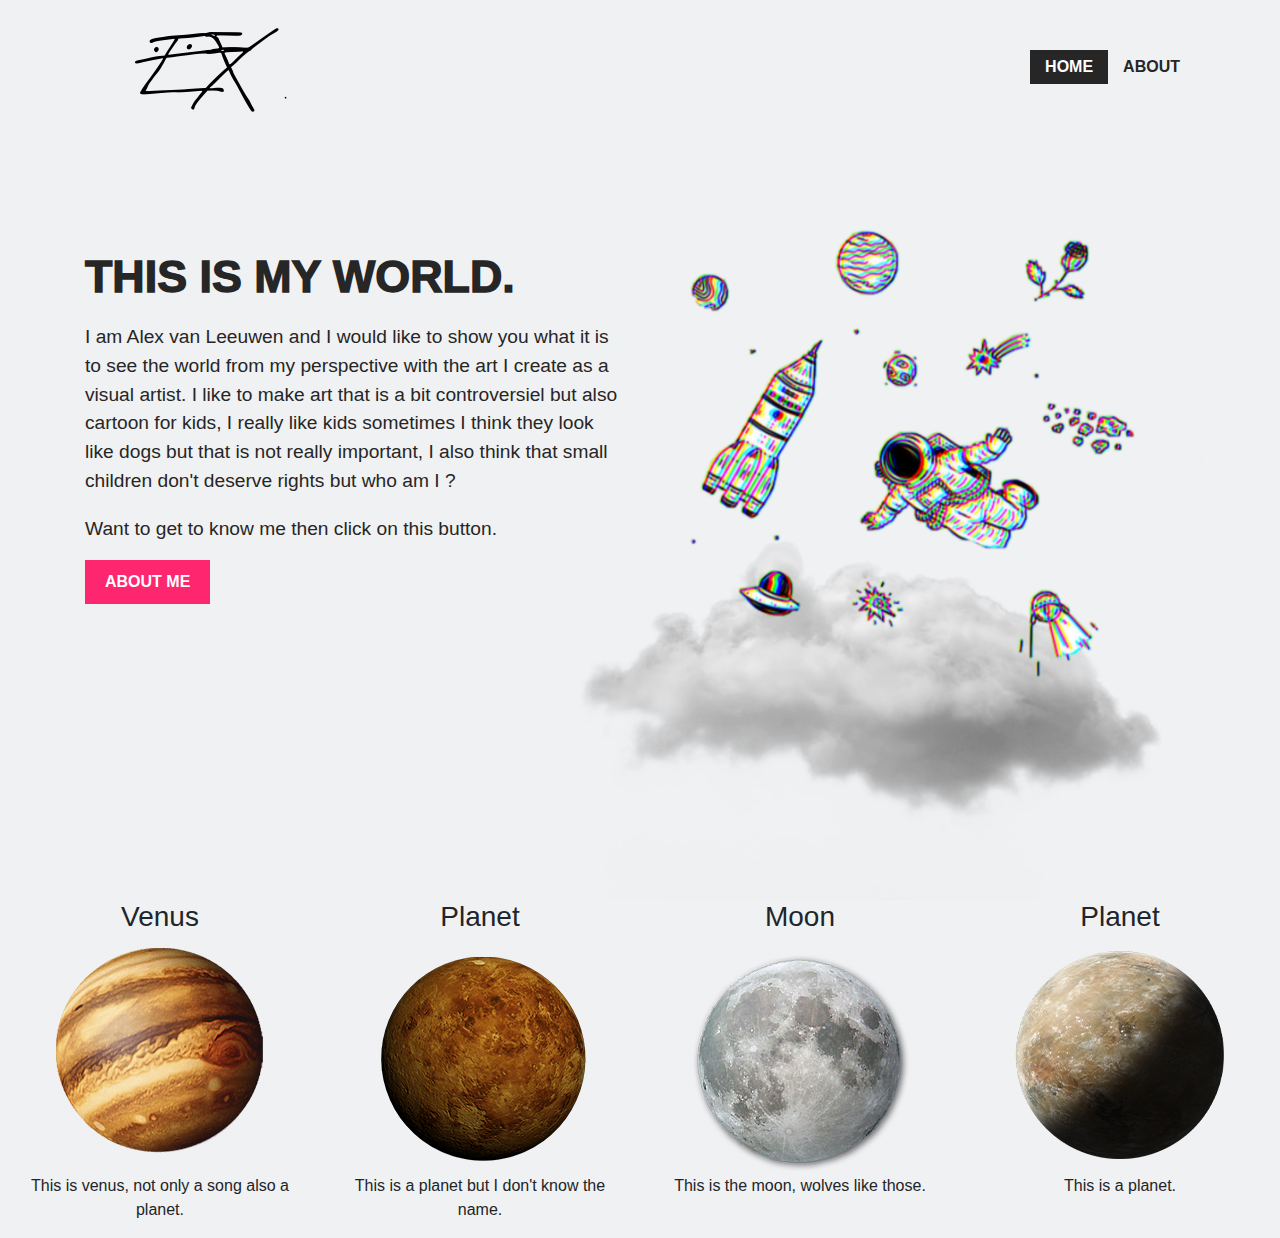
<file: index.html>
<!doctype html>
<html lang="en">
<head>
    <meta charset="utf-8">
    <meta name="viewport" content="width=device-width, initial-scale=1.0">
    <meta http-equiv="X-UA-Compatible" content="IE=edge">
    <title>HOME | LX </title>
    <!-- <link rel="stylesheet" href="css/bootstrap.min.css"> -->
    <link href="css/bootstrap-4.4.1.css" rel="stylesheet" type="text/css">
    <link href="css/styles.css" rel="stylesheet" type="text/css">
</head>
  <body>
      <header>
	       <div class="container">
			   <nav class="navbar navbar-expand-lg navbar-light">
                       <a class="navbar-brand" href="#"> </a>
				       <img src="images/Logo header.png" alt="Logo navbar">
				   
				   
                       
				   <button class="navbar-toggler" type="button" data-toggle="collapse" data-target="#navbarSupportedContent" 
						   aria-controls="navbarSupportedContent" aria-expanded="false" aria-label="Toggle navigation">
                       <span class="navbar-toggler-icon">
						   
		
						   </span>
					   </button>

               <div class="collapse navbar-collapse" id="navbarSupportedContent">
                       <ul class="navbar-nav ml-lg-auto">
                       <li class="nav-item active">
                        <a class="nav-link" href="index.html">Home <span 
						   class="sr-only">(current)</span></a>
                       </li>
                             <li class="nav-item">
                             <a class="nav-link" href="aboutme.html">About</a>
                             </li>
                       </ul>
  </div>
</nav>
			   
		  </div>
	  </header>
	  
	  <section class="banner"> 
	       <div class="container">
		       <div class="row">
			        <div class= "col-sm-6 col-lg-6 col-md-6">
				         <h2> THIS IS MY WORLD.</h2>
					    <p>I am Alex van Leeuwen and I would like to show you what it is to see the world from my perspective with the art I create as a visual artist. I like to make art that is a bit controversiel but also cartoon for kids, I really like kids sometimes I think they look like dogs but that is not really important, I also think that small children don't deserve rights but who am I ?</p>
						 <p>Want to get to know me then click on this button.&nbsp; &nbsp; &nbsp;&nbsp;</p>
<a href="aboutme.html" class= "btnD1">About me</a>
				   </div>
			   </div>
		   </div>
				   
		  
		  
				  
	  </section>
	  
	  
	  
	  
	  <section class="spaceimages">
	    <div class="container-fluid">
		  <div class="row">
		    <div class="col-lg-3 col-md-4 col-sm-6">
				  <h3 class="text-center">Venus</h3>
			    <img src="images/venus.png" alt="Venus" class="imagesrow">
			  <p class="text-center">This is venus, not only a song also a planet.</p>
			  
			  </div>
			
			  <div class="col-lg-3 col-md-4 col-sm-6">
			    <h3 class="text-center">Planet</h3>
<img src="images/Planet.png" alt="Planet with brown" class="imagesrow">
			  <p class="text-center">This is a planet but I don't know the name.</p>
			  
			  </div>
			<div class="col-lg-3 col-md-4 col-sm-6">
				  <h3 class="text-center">Moon</h3>
		      <img src="images/Moon.png" alt="Moon" class="imagesrow">
			  <p class="text-center">This is the moon, wolves like those.</p>
			  
		    </div>
			<div class="col-lg-3 col-md-4 col-sm-6">
				  <h3 class="text-center">Planet</h3>
		      <img src="images/Brown.png" alt="Planet" class="imagesrow">
			  <p class="text-center">This is a planet.</p>
			  
			  </div>
			
			
			</div>
		  </div>
      </section>
	  
	 
	

	  
	  
	  
	  
	  
	  
	  
	  
	  
	  
	  
	  
	  
	  
	  
	  
	  
	  
	  
	  
	  
	  
	  
    <!-- Optional JavaScript -->
    <!-- jQuery first, then Popper.js (which is included in bootstrap javascript), then Bootstrap JS -->
    <script src="js/jquery-3.5.0.slim.min.js"></script>
    <!-- <script src="js/bootstrap.bundle.min.js"></script> -->
  <script src="js/bootstrap-4.4.1.js"></script>
</body>
</html>
</file>
<file: css/styles.css>
@charset "UTF-8";

header
{
	position: absolute;
	z-index: 10;
	width: 100%;
}

.navbar
{
	padding: 20px 0;
}

.navbar-brand
{
	font-weight: 800;
	text-transform: uppercase;
	font-size: 2em;
	color: #262626;
}

.nav-item
{
	font-weight: 800;
	text-transform: uppercase;
}

.navbar-light .navbar-nav .nav-item .nav-link:hover,
.navbar-light .navbar-nav .nav-item.active .nav-link
{
	background: #262626;
	color: #fff;
	
}

.navbar-light .navbar-nav .nav-item .nav-link
{
	color: #262626;
	padding: 5px 15px;
}

.banner
{
	position:relative;
	background:url("../images/LX header background.jpg.png");
	min-height: 100vh;
	background-size: cover;
	background-position: center;
	padding: 250px 0 200px;
	

	
	
}

.banner h2
{
	margin: 0;
	padding: 0;
	font-size: 2.8em;
	font-weight: 1000;
	color: #262626;
	text-transform: uppercase;
}

.banner p
{
	margin: 1em 0 0;
	padding: 0;
	font-size: 1.2em;
	line-height: 1.5em;
	color: #262626;
}

.btnD1
{
	display: inline-block;
	margin: 1em 0 0;
	background: #ff2670;
	color: #fff;
	padding: 10px 20px;
	text-transform: uppercase;
	border: none;
	font-weight: 800;
}

.btnD1:hover
{
	color: #fff;
	text-decoration: none;
}





.imagesrow

{ 
margin-left: auto;
 margin-right: auto;
display: block;
}







.navbar-light .navbar-toggler
{
	border: none ; 
	color: #fff;
	border: 2px solid #7f7f7f;
	border-radius: 0;
	outline: none;
}

.navbar-collapse
{
	background: #f0f1f3;
	
}
bann {
}
@media (max-width: 768px)	
{
	
.banner
{
	
	padding: 200px 0;
	
}
	.banner h2
	{
		font-size: 1.8em;
	}
	
}







.bannerab
{
    position: relative;
    min-height: 83vh;
    background-size: cover;
    background-position: center;
    padding: 250px 0 200px;
    background-image: url("../images/About Me header.png");

}


.bannerabi
{
    position: relative;
    min-height: 100vh;
    background-size: cover;
    background-position: center;
    padding: 250px 0 200px;
    background-image: url(../images/Background%20About%20Me.png);	
}

.bannerabi h2
{
	margin: 0;
	padding: 0;
	font-size: 2.8em;
	font-weight: 1000;
	color: #262626;
	text-transform: uppercase;
}

.bannerabi p
{
	margin: 1em 0 0;
	padding: 0;
	font-size: 1.2em;
	line-height: 1.5em;
	color: #262626;
}


#team img{
margin-top: -50px;

}

#team i{
	
	font-size:26px;
	color: #555;
	
}


#team p{
	font-weight: 500;

} 


#team .card{
	border-radius: 0;
	box-shadow: 5px 5px 15px #000000;
	transition: all 0.3s ease-in;
	webkit-tranistion: all 0.3s ease-in;
	moz-transition: all 0.3 ease-in;
	
	
	
}

#team .card:hover{
	background: #000000;
	color: #fff;
	border-radius: 5px;
	border: none;
	box-shadow: 5px 5px 10px #9E9E9E;
	
	
	
}

#TEAM .card:hover h3, #team  .card:hover i{
	color: #FFF; 
	
	
	
	
}


body {
    background-color: #F0F1F2
}
</file>
